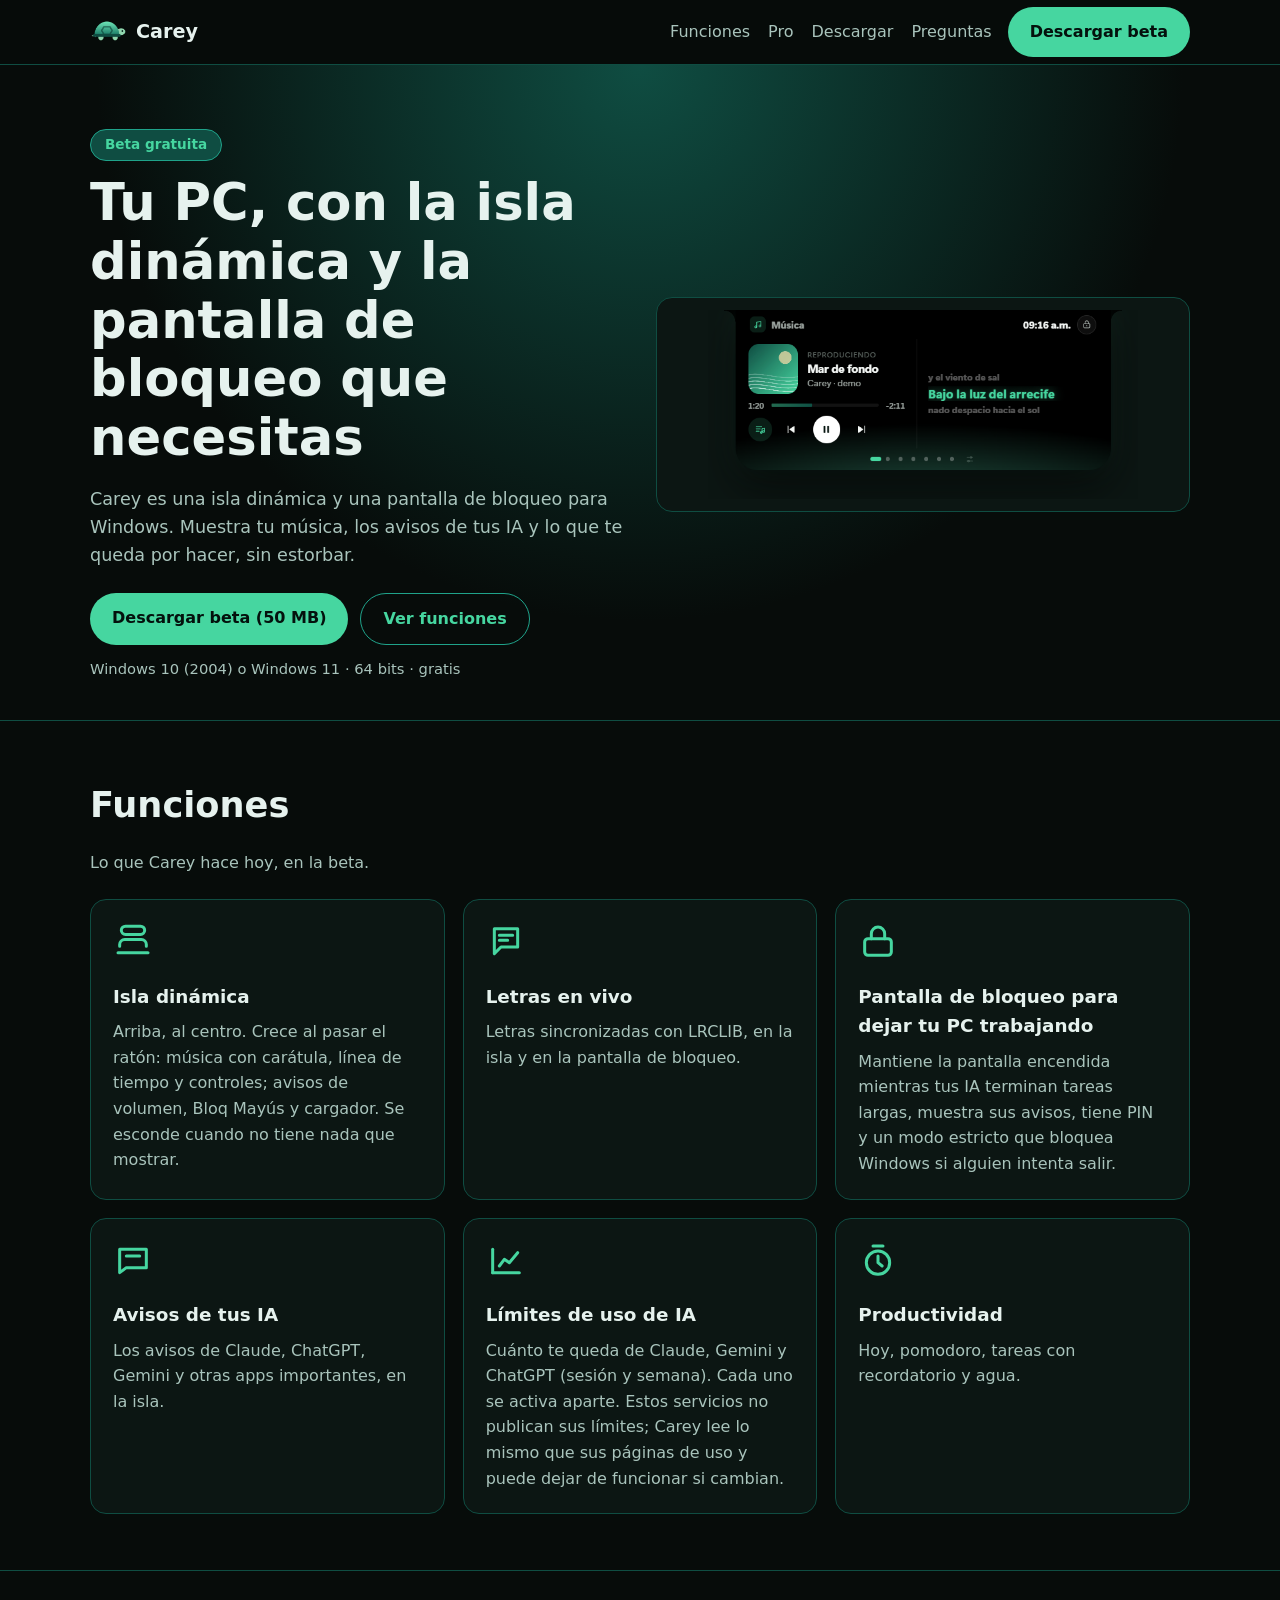
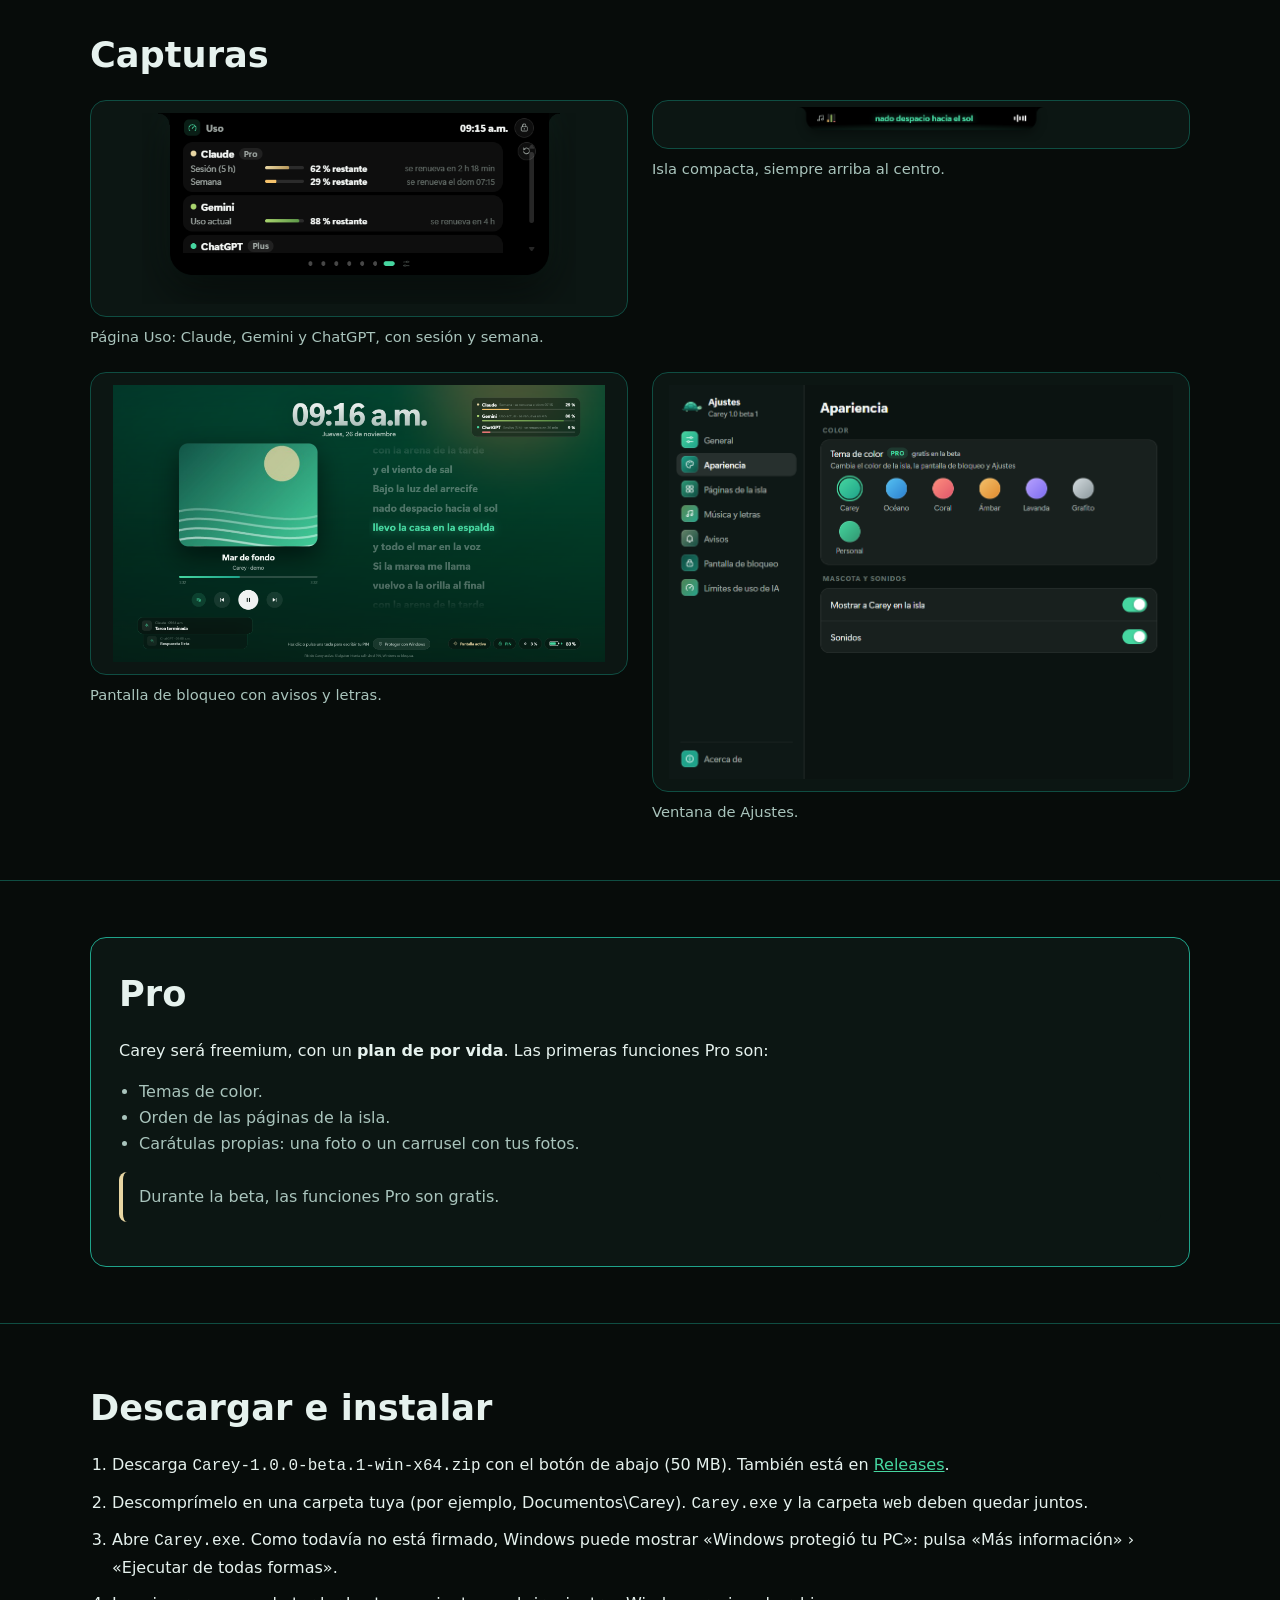
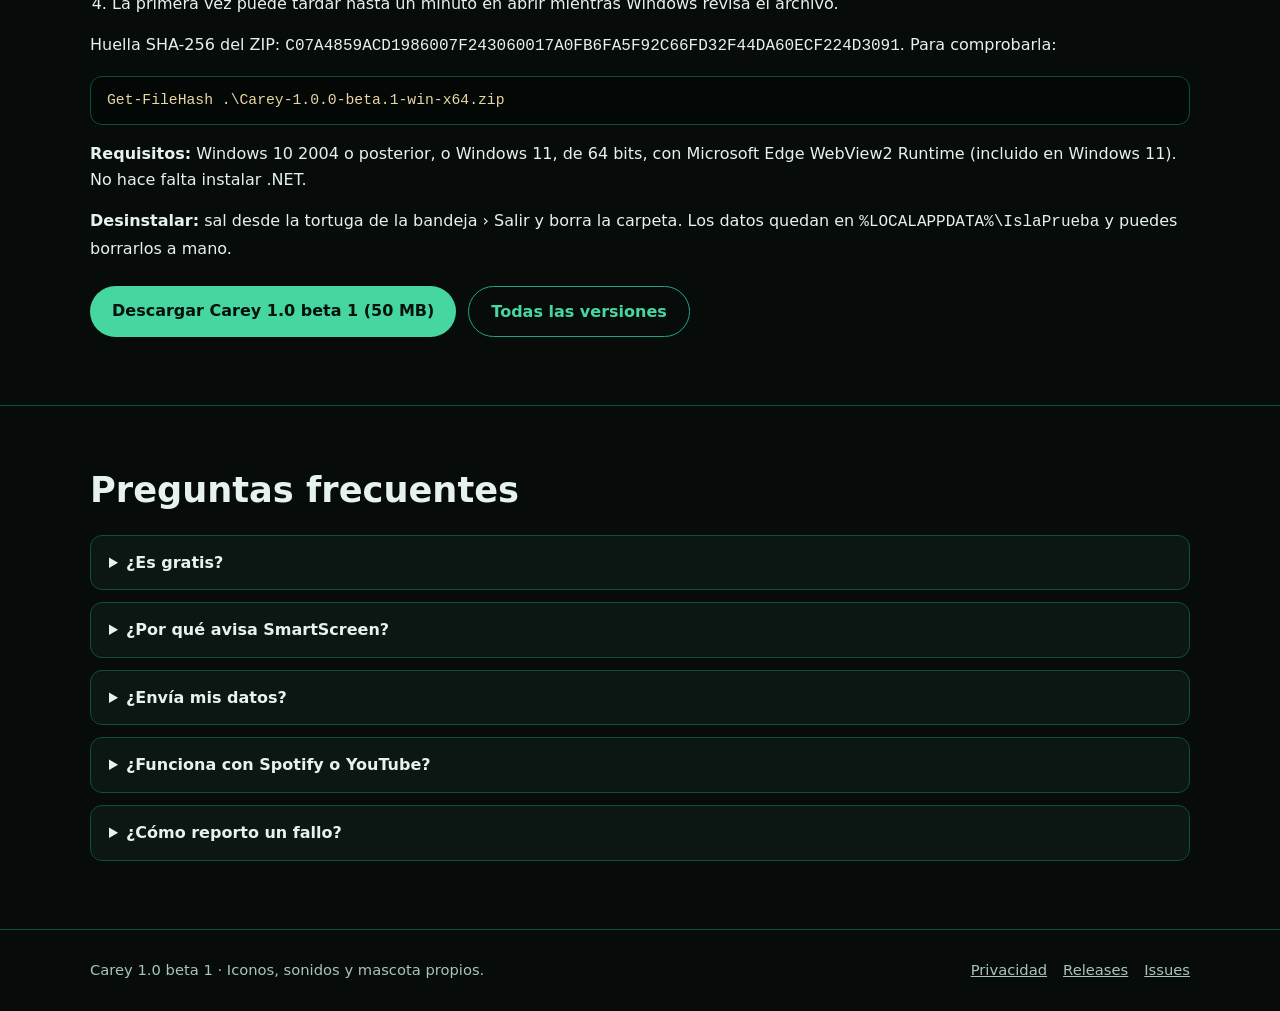
<file: index.html>
<!DOCTYPE html>
<html lang="es">
<head>
  <meta charset="utf-8">
  <meta name="viewport" content="width=device-width, initial-scale=1">
  <title>Carey 1.0 beta 1: isla dinámica y pantalla de bloqueo para Windows</title>
  <meta name="description" content="Carey es una isla dinámica y una pantalla de bloqueo para Windows. Beta gratuita para Windows 10 (2004) o Windows 11, de 64 bits.">
  <link rel="icon" href="assets/favicon.ico">
  <link rel="stylesheet" href="estilos.css">
  <meta name="theme-color" content="#070c0a">
</head>
<body>
  <a class="salto" href="#contenido">Saltar al contenido</a>

  <header class="cabecera">
    <div class="contenedor">
      <a class="marca" href="#inicio">
        <img src="assets/carey.png" width="36" height="36" alt="Tortuga de Carey">
        <span>Carey</span>
      </a>
      <button class="menu-boton" type="button" aria-expanded="false" aria-controls="nav-principal" id="menu-boton">Menú</button>
      <nav class="nav" id="nav-principal" aria-label="Principal">
        <a href="#funciones">Funciones</a>
        <a href="#pro">Pro</a>
        <a href="#descargar">Descargar</a>
        <a href="#preguntas">Preguntas</a>
      </nav>
      <a class="boton cabecera-descarga" href="https://github.com/Cain-webg/carey/releases/download/v1.0.0-beta.1/Carey-1.0.0-beta.1-win-x64.zip">Descargar beta</a>
    </div>
  </header>

  <main id="contenido">
    <section class="portada" id="inicio">
      <div class="contenedor">
        <div>
          <span class="chip">Beta gratuita</span>
          <h1>Tu PC, con la isla dinámica y la pantalla de bloqueo que necesitas</h1>
          <p class="subtitulo">Carey es una isla dinámica y una pantalla de bloqueo para Windows. Muestra tu música, los avisos de tus IA y lo que te queda por hacer, sin estorbar.</p>
          <div class="acciones">
            <a class="boton" href="https://github.com/Cain-webg/carey/releases/download/v1.0.0-beta.1/Carey-1.0.0-beta.1-win-x64.zip">Descargar beta (50 MB)</a>
            <a class="boton secundario" href="#funciones">Ver funciones</a>
          </div>
          <p class="nota-sistema">Windows 10 (2004) o Windows 11 · 64 bits · gratis</p>
        </div>
        <figure class="marco-captura" style="margin:0">
          <img src="assets/captura-isla-musica.png" width="575" height="232" alt="Isla de Carey abierta mostrando una canción con su carátula, la línea de tiempo y los controles de música y su letra">
        </figure>
      </div>
    </section>

    <section id="funciones">
      <div class="contenedor">
        <h2>Funciones</h2>
        <p class="intro">Lo que Carey hace hoy, en la beta.</p>
        <ul class="tarjetas">
          <li class="tarjeta">
            <svg class="icono" viewBox="0 0 24 24" fill="none" stroke="currentColor" stroke-width="1.8" stroke-linecap="round" stroke-linejoin="round" aria-hidden="true"><rect x="5" y="2.5" width="14" height="5" rx="2.5"/><path d="M4 14.5v-1a3 3 0 0 1 3-3h10a3 3 0 0 1 3 3v1"/><path d="M3 18.5h18"/></svg>
            <h3>Isla dinámica</h3>
            <p>Arriba, al centro. Crece al pasar el ratón: música con carátula, línea de tiempo y controles; avisos de volumen, Bloq Mayús y cargador. Se esconde cuando no tiene nada que mostrar.</p>
          </li>
          <li class="tarjeta">
            <svg class="icono" viewBox="0 0 24 24" fill="none" stroke="currentColor" stroke-width="1.8" stroke-linecap="round" stroke-linejoin="round" aria-hidden="true"><path d="M5 4h14v11H9l-4 4z"/><path d="M8 8h8M8 11h5"/></svg>
            <h3>Letras en vivo</h3>
            <p>Letras sincronizadas con LRCLIB, en la isla y en la pantalla de bloqueo.</p>
          </li>
          <li class="tarjeta">
            <svg class="icono" viewBox="0 0 24 24" fill="none" stroke="currentColor" stroke-width="1.8" stroke-linecap="round" stroke-linejoin="round" aria-hidden="true"><rect x="4" y="10" width="16" height="10" rx="2"/><path d="M8 10V7a4 4 0 0 1 8 0v3"/></svg>
            <h3>Pantalla de bloqueo para dejar tu PC trabajando</h3>
            <p>Mantiene la pantalla encendida mientras tus IA terminan tareas largas, muestra sus avisos, tiene PIN y un modo estricto que bloquea Windows si alguien intenta salir.</p>
          </li>
          <li class="tarjeta">
            <svg class="icono" viewBox="0 0 24 24" fill="none" stroke="currentColor" stroke-width="1.8" stroke-linecap="round" stroke-linejoin="round" aria-hidden="true"><path d="M4 5h16v11H8l-4 3z"/><path d="M8 9h8"/></svg>
            <h3>Avisos de tus IA</h3>
            <p>Los avisos de Claude, ChatGPT, Gemini y otras apps importantes, en la isla.</p>
          </li>
          <li class="tarjeta">
            <svg class="icono" viewBox="0 0 24 24" fill="none" stroke="currentColor" stroke-width="1.8" stroke-linecap="round" stroke-linejoin="round" aria-hidden="true"><path d="M4 19V5"/><path d="M4 19h16"/><path d="M8 15l3-4 3 2 5-6"/></svg>
            <h3>Límites de uso de IA</h3>
            <p>Cuánto te queda de Claude, Gemini y ChatGPT (sesión y semana). Cada uno se activa aparte. Estos servicios no publican sus límites; Carey lee lo mismo que sus páginas de uso y puede dejar de funcionar si cambian.</p>
          </li>
          <li class="tarjeta">
            <svg class="icono" viewBox="0 0 24 24" fill="none" stroke="currentColor" stroke-width="1.8" stroke-linecap="round" stroke-linejoin="round" aria-hidden="true"><circle cx="12" cy="13" r="7"/><path d="M12 9v4l2.5 2"/><path d="M9 3h6"/></svg>
            <h3>Productividad</h3>
            <p>Hoy, pomodoro, tareas con recordatorio y agua.</p>
          </li>
        </ul>
      </div>
    </section>

    <section id="galeria">
      <div class="contenedor">
        <h2>Capturas</h2>
        <ul class="galeria">
          <li>
            <figure style="margin:0">
              <div class="marco-captura">
                <img src="assets/captura-isla-uso.png" width="575" height="232" alt="Página Uso de Carey con los límites de Claude, Gemini y ChatGPT">
              </div>
              <figcaption>Página Uso: Claude, Gemini y ChatGPT, con sesión y semana.</figcaption>
            </figure>
          </li>
          <li>
            <figure style="margin:0">
              <div class="marco-captura compacta">
                <img src="assets/captura-compacta.png" width="480" height="44" alt="Isla compacta de Carey">
              </div>
              <figcaption>Isla compacta, siempre arriba al centro.</figcaption>
            </figure>
          </li>
          <li>
            <figure style="margin:0">
              <div class="marco-captura bloqueo">
                <img src="assets/captura-bloqueo.png" width="1280" height="720" alt="Pantalla de bloqueo de Carey con avisos y reloj">
              </div>
              <figcaption>Pantalla de bloqueo con avisos y letras.</figcaption>
            </figure>
          </li>
          <li>
            <figure style="margin:0">
              <div class="marco-captura ajustes">
                <img src="assets/captura-ajustes.png" width="820" height="640" alt="Ventana de Ajustes de Carey">
              </div>
              <figcaption>Ventana de Ajustes.</figcaption>
            </figure>
          </li>
        </ul>
      </div>
    </section>

    <section id="pro">
      <div class="contenedor">
        <div class="pro">
          <h2>Pro</h2>
          <p>Carey será freemium, con un <strong>plan de por vida</strong>. Las primeras funciones Pro son:</p>
          <ul>
            <li>Temas de color.</li>
            <li>Orden de las páginas de la isla.</li>
            <li>Carátulas propias: una foto o un carrusel con tus fotos.</li>
          </ul>
          <p class="aviso">Durante la beta, las funciones Pro son gratis.</p>
        </div>
      </div>
    </section>

    <section id="descargar">
      <div class="contenedor">
        <h2>Descargar e instalar</h2>
        <ol class="pasos">
          <li>Descarga <code>Carey-1.0.0-beta.1-win-x64.zip</code> con el botón de abajo (50 MB). También está en <a href="https://github.com/Cain-webg/carey/releases">Releases</a>.</li>
          <li>Descomprímelo en una carpeta tuya (por ejemplo, Documentos\Carey). <code>Carey.exe</code> y la carpeta <code>web</code> deben quedar juntos.</li>
          <li>Abre <code>Carey.exe</code>. Como todavía no está firmado, Windows puede mostrar «Windows protegió tu PC»: pulsa «Más información» › «Ejecutar de todas formas».</li>
          <li>La primera vez puede tardar hasta un minuto en abrir mientras Windows revisa el archivo.</li>
        </ol>
        <p>Huella SHA-256 del ZIP: <code>C07A4859ACD1986007F243060017A0FB6FA5F92C66FD32F44DA60ECF224D3091</code>. Para comprobarla:</p>
        <pre class="bloque-codigo"><code>Get-FileHash .\Carey-1.0.0-beta.1-win-x64.zip</code></pre>
        <p><strong>Requisitos:</strong> Windows 10 2004 o posterior, o Windows 11, de 64 bits, con Microsoft Edge WebView2 Runtime (incluido en Windows 11). No hace falta instalar .NET.</p>
        <p><strong>Desinstalar:</strong> sal desde la tortuga de la bandeja › Salir y borra la carpeta. Los datos quedan en <code>%LOCALAPPDATA%\IslaPrueba</code> y puedes borrarlos a mano.</p>
        <p class="acciones"><a class="boton" href="https://github.com/Cain-webg/carey/releases/download/v1.0.0-beta.1/Carey-1.0.0-beta.1-win-x64.zip">Descargar Carey 1.0 beta 1 (50 MB)</a> <a class="boton secundario" href="https://github.com/Cain-webg/carey/releases">Todas las versiones</a></p>
      </div>
    </section>

    <section id="preguntas">
      <div class="contenedor">
        <h2>Preguntas frecuentes</h2>
        <details>
          <summary>¿Es gratis?</summary>
          <p>Sí, durante la beta. Después será freemium, con un plan de por vida.</p>
        </details>
        <details>
          <summary>¿Por qué avisa SmartScreen?</summary>
          <p>Carey todavía no está firmado digitalmente. Pulsa «Más información» › «Ejecutar de todas formas».</p>
        </details>
        <details>
          <summary>¿Envía mis datos?</summary>
          <p>Carey funciona en tu equipo y no tiene cuentas ni telemetría. Lee el <a href="privacidad.html">resumen de privacidad</a> para ver qué servicios externos usa.</p>
        </details>
        <details>
          <summary>¿Funciona con Spotify o YouTube?</summary>
          <p>Funciona con cualquier app que publique la música en Windows. La letra depende de LRCLIB.</p>
        </details>
        <details>
          <summary>¿Cómo reporto un fallo?</summary>
          <p>En <a href="https://github.com/Cain-webg/carey/issues">Issues</a>, adjunta el archivo <code>%LOCALAPPDATA%\IslaPrueba\registro.log</code>.</p>
        </details>
      </div>
    </section>
  </main>

  <footer class="pie">
    <div class="contenedor">
      <span>Carey 1.0 beta 1 · Iconos, sonidos y mascota propios.</span>
      <nav aria-label="Pie">
        <a href="privacidad.html">Privacidad</a>
        <a href="https://github.com/Cain-webg/carey/releases">Releases</a>
        <a href="https://github.com/Cain-webg/carey/issues">Issues</a>
      </nav>
    </div>
  </footer>

  <script>
    (function () {
      var boton = document.getElementById('menu-boton');
      var nav = document.getElementById('nav-principal');
      if (!boton || !nav) return;
      boton.addEventListener('click', function () {
        var abierto = nav.classList.toggle('abierto');
        boton.setAttribute('aria-expanded', abierto ? 'true' : 'false');
      });
    })();
  </script>
</body>
</html>
</file>
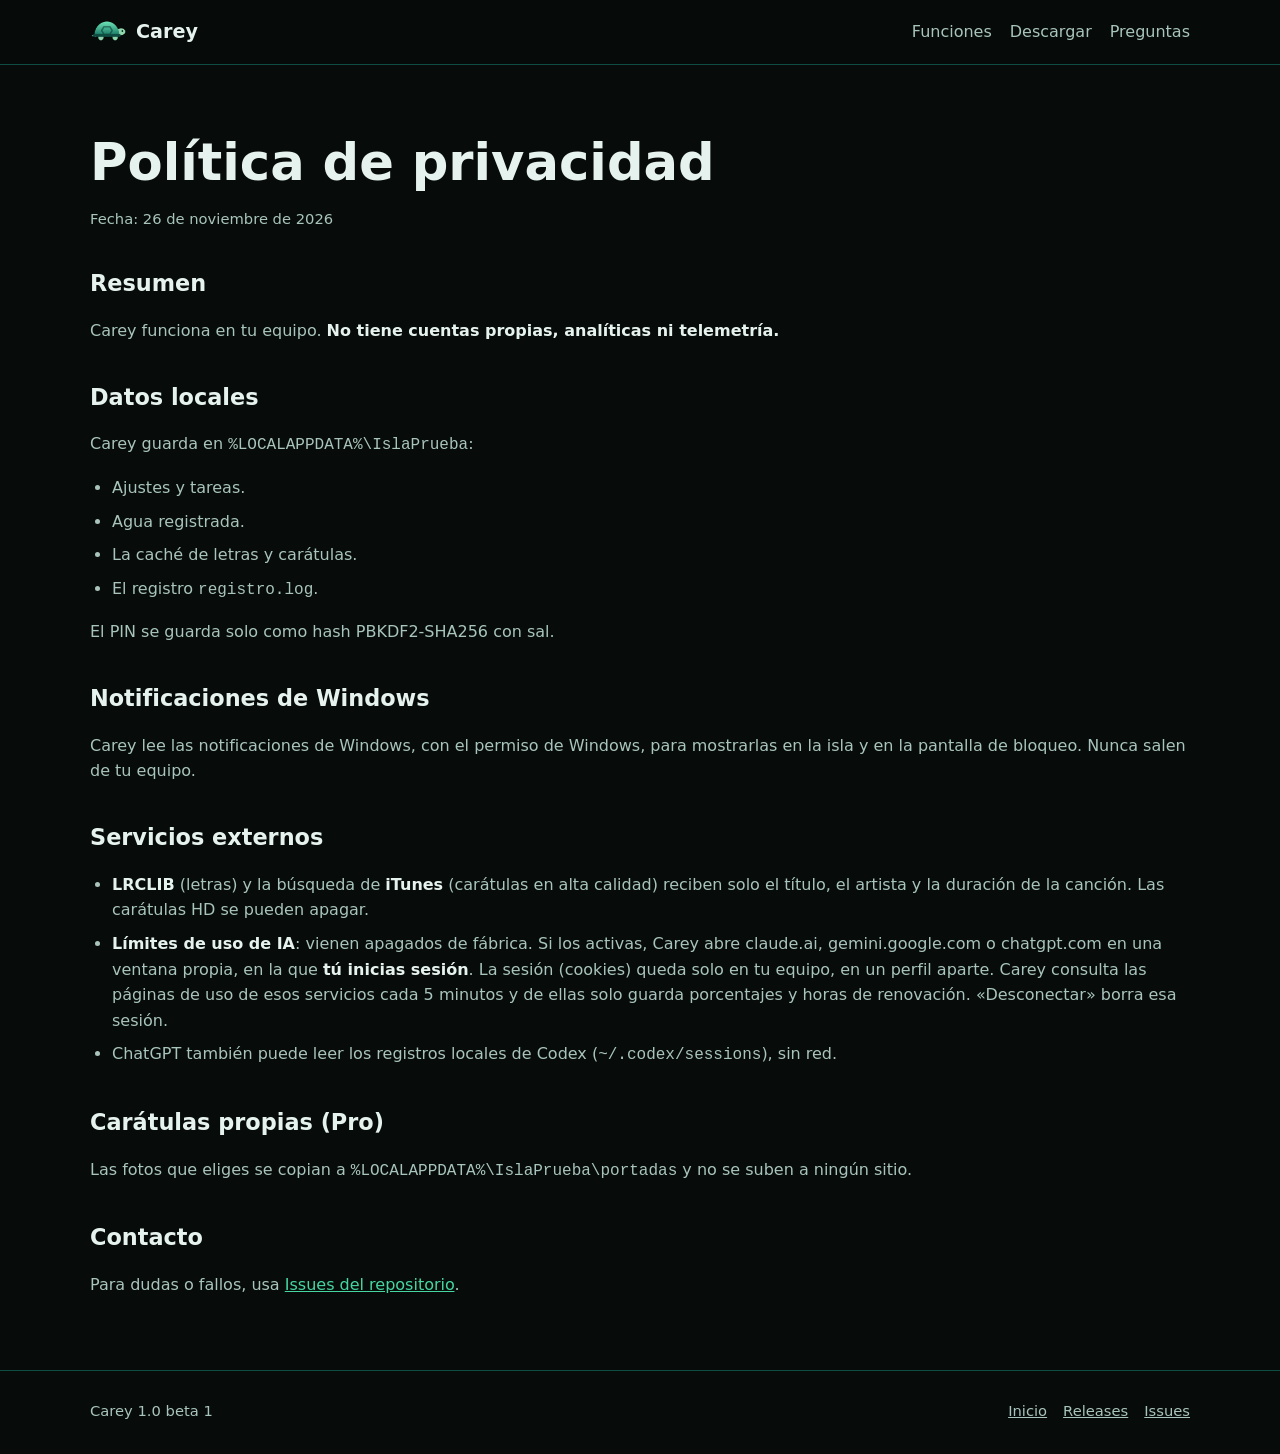
<file: privacidad.html>
<!DOCTYPE html>
<html lang="es">
<head>
  <meta charset="utf-8">
  <meta name="viewport" content="width=device-width, initial-scale=1">
  <title>Privacidad · Carey</title>
  <meta name="description" content="Qué datos usa Carey, dónde se guardan y qué servicios externos consulta.">
  <link rel="icon" href="assets/favicon.ico">
  <link rel="stylesheet" href="estilos.css">
  <meta name="theme-color" content="#070c0a">
</head>
<body>
  <a class="salto" href="#contenido">Saltar al contenido</a>

  <header class="cabecera">
    <div class="contenedor">
      <a class="marca" href="index.html">
        <img src="assets/carey.png" width="36" height="36" alt="Tortuga de Carey">
        <span>Carey</span>
      </a>
      <nav class="nav" aria-label="Principal">
        <a href="index.html#funciones">Funciones</a>
        <a href="index.html#descargar">Descargar</a>
        <a href="index.html#preguntas">Preguntas</a>
      </nav>
    </div>
  </header>

  <main id="contenido">
    <section class="documento">
      <div class="contenedor">
        <h1>Política de privacidad</h1>
        <p class="fecha">Fecha: 26 de noviembre de 2026</p>

        <h2>Resumen</h2>
        <p>Carey funciona en tu equipo. <strong>No tiene cuentas propias, analíticas ni telemetría.</strong></p>

        <h2>Datos locales</h2>
        <p>Carey guarda en <code>%LOCALAPPDATA%\IslaPrueba</code>:</p>
        <ul>
          <li>Ajustes y tareas.</li>
          <li>Agua registrada.</li>
          <li>La caché de letras y carátulas.</li>
          <li>El registro <code>registro.log</code>.</li>
        </ul>
        <p>El PIN se guarda solo como hash PBKDF2-SHA256 con sal.</p>

        <h2>Notificaciones de Windows</h2>
        <p>Carey lee las notificaciones de Windows, con el permiso de Windows, para mostrarlas en la isla y en la pantalla de bloqueo. Nunca salen de tu equipo.</p>

        <h2>Servicios externos</h2>
        <ul>
          <li><strong>LRCLIB</strong> (letras) y la búsqueda de <strong>iTunes</strong> (carátulas en alta calidad) reciben solo el título, el artista y la duración de la canción. Las carátulas HD se pueden apagar.</li>
          <li><strong>Límites de uso de IA</strong>: vienen apagados de fábrica. Si los activas, Carey abre claude.ai, gemini.google.com o chatgpt.com en una ventana propia, en la que <strong>tú inicias sesión</strong>. La sesión (cookies) queda solo en tu equipo, en un perfil aparte. Carey consulta las páginas de uso de esos servicios cada 5 minutos y de ellas solo guarda porcentajes y horas de renovación. «Desconectar» borra esa sesión.</li>
          <li>ChatGPT también puede leer los registros locales de Codex (<code>~/.codex/sessions</code>), sin red.</li>
        </ul>

        <h2>Carátulas propias (Pro)</h2>
        <p>Las fotos que eliges se copian a <code>%LOCALAPPDATA%\IslaPrueba\portadas</code> y no se suben a ningún sitio.</p>

        <h2>Contacto</h2>
        <p>Para dudas o fallos, usa <a href="https://github.com/Cain-webg/carey/issues">Issues del repositorio</a>.</p>
      </div>
    </section>
  </main>

  <footer class="pie">
    <div class="contenedor">
      <span>Carey 1.0 beta 1</span>
      <nav aria-label="Pie">
        <a href="index.html">Inicio</a>
        <a href="https://github.com/Cain-webg/carey/releases">Releases</a>
        <a href="https://github.com/Cain-webg/carey/issues">Issues</a>
      </nav>
    </div>
  </footer>
</body>
</html>
</file>
<file: estilos.css>
/* Carey: hoja compartida. Paleta propia. */
:root {
  --fondo: #070c0a;
  --fondo-2: #0c1613;
  --jade: #46d6a0;
  --verde-mar: #1fa38a;
  --alga: #0f4d42;
  --arena: #e8d6a3;
  --texto: #e6f2ee;
  --texto-suave: #a9c4bc;
  --radio: 16px;
  --fuente: "Segoe UI Variable Display", "Segoe UI", system-ui, sans-serif;
}

* { box-sizing: border-box; }

html { scroll-behavior: smooth; }

body {
  margin: 0;
  font-family: var(--fuente);
  background: var(--fondo);
  color: var(--texto);
  line-height: 1.6;
  font-size: 1rem;
}

img { max-width: 100%; height: auto; display: block; }

a { color: var(--jade); }
a:hover { color: #7ce8c0; }

:focus-visible {
  outline: 3px solid var(--arena);
  outline-offset: 3px;
  border-radius: 6px;
}

.salto {
  position: absolute;
  left: -9999px;
  top: 0;
}
.salto:focus { left: 12px; top: 12px; background: var(--arena); color: var(--fondo); padding: 8px 12px; border-radius: 8px; z-index: 10; }

.contenedor {
  width: min(1100px, 100% - 32px);
  margin-inline: auto;
}

/* Cabecera */
.cabecera {
  position: sticky;
  top: 0;
  z-index: 5;
  background: rgba(7, 12, 10, 0.92);
  backdrop-filter: blur(6px);
  border-bottom: 1px solid var(--alga);
}
.cabecera .contenedor {
  display: flex;
  align-items: center;
  gap: 16px;
  min-height: 64px;
  flex-wrap: wrap;
}
.marca {
  display: inline-flex;
  align-items: center;
  gap: 10px;
  color: var(--texto);
  text-decoration: none;
  font-weight: 700;
  font-size: 1.2rem;
}
.marca img { width: 36px; height: 36px; border-radius: 8px; }

.nav {
  margin-left: auto;
  display: flex;
  align-items: center;
  gap: 18px;
  flex-wrap: wrap;
}
.nav a { color: var(--texto-suave); text-decoration: none; }
.nav a:hover { color: var(--texto); }

.menu-boton {
  display: none;
  background: transparent;
  color: var(--texto);
  border: 1px solid var(--alga);
  border-radius: 10px;
  padding: 6px 12px;
  font: inherit;
  cursor: pointer;
}

/* Botones */
.boton {
  display: inline-block;
  background: var(--jade);
  color: #04110d;
  font-weight: 700;
  padding: 12px 22px;
  border-radius: 999px;
  text-decoration: none;
  border: none;
  cursor: pointer;
  transition: background 0.2s ease;
}
.boton:hover { background: #7ce8c0; color: #04110d; }
.boton.secundario {
  background: transparent;
  color: var(--jade);
  border: 1px solid var(--verde-mar);
}
.boton.secundario:hover { background: var(--alga); color: var(--texto); }

/* Portada */
.portada {
  padding: 64px 0 40px;
  background: radial-gradient(ellipse at top, var(--alga) 0%, var(--fondo) 60%);
}
.portada .contenedor {
  display: grid;
  gap: 32px;
}
.chip {
  display: inline-block;
  align-self: start;
  background: var(--alga);
  color: var(--jade);
  border: 1px solid var(--verde-mar);
  border-radius: 999px;
  padding: 4px 14px;
  font-size: 0.85rem;
  font-weight: 600;
}
h1 {
  font-size: clamp(2rem, 5vw, 3.2rem);
  line-height: 1.15;
  margin: 12px 0 12px;
}
h2 {
  font-size: clamp(1.5rem, 3.5vw, 2.2rem);
  margin: 0 0 16px;
}
h3 { font-size: 1.15rem; margin: 0 0 8px; }
.subtitulo { color: var(--texto-suave); font-size: 1.1rem; max-width: 60ch; }
.acciones { display: flex; gap: 12px; flex-wrap: wrap; margin: 24px 0 12px; }
.nota-sistema { color: var(--texto-suave); font-size: 0.92rem; margin: 0; }

.marco-captura {
  background: var(--fondo-2);
  border: 1px solid var(--alga);
  border-radius: var(--radio);
  padding: 12px;
  aspect-ratio: 575 / 232;
  display: flex;
  align-items: center;
  justify-content: center;
  overflow: hidden;
}
.marco-captura img {
  width: 100%;
  height: 100%;
  object-fit: contain;
}

/* Secciones */
section { padding: 56px 0; }
section + section { border-top: 1px solid var(--alga); }
.intro { color: var(--texto-suave); max-width: 64ch; }

/* Tarjetas */
.tarjetas {
  list-style: none;
  padding: 0;
  margin: 24px 0 0;
  display: grid;
  gap: 18px;
  grid-template-columns: 1fr;
}
.tarjeta {
  background: var(--fondo-2);
  border: 1px solid var(--alga);
  border-radius: var(--radio);
  padding: 22px;
}
.icono {
  width: 40px;
  height: 40px;
  color: var(--jade);
  margin-bottom: 12px;
}
.tarjeta p { margin: 0; color: var(--texto-suave); }

/* Galería */
.galeria {
  display: grid;
  gap: 24px;
  grid-template-columns: 1fr;
  margin: 0;
  padding: 0;
  list-style: none;
}
.galeria figure { margin: 0; }
.galeria figcaption { color: var(--texto-suave); font-size: 0.92rem; margin-top: 8px; }
.marco-captura.compacta { aspect-ratio: 480 / 44; padding: 6px; }
.marco-captura.bloqueo { aspect-ratio: 16 / 9; }
.marco-captura.ajustes { aspect-ratio: 820 / 640; max-width: 820px; }

/* Pro */
.pro {
  background: var(--fondo-2);
  border: 1px solid var(--verde-mar);
  border-radius: var(--radio);
  padding: 28px;
}
.pro ul { padding-left: 20px; color: var(--texto-suave); }

/* Pasos */
.pasos { padding-left: 22px; }
.pasos li { margin-bottom: 10px; }
.bloque-codigo {
  background: #030705;
  border: 1px solid var(--alga);
  border-radius: 12px;
  padding: 12px 16px;
  overflow-x: auto;
  color: var(--arena);
  font-family: Consolas, "Cascadia Mono", monospace;
  font-size: 0.92rem;
}
.aviso {
  border-left: 4px solid var(--arena);
  background: var(--fondo-2);
  padding: 12px 16px;
  border-radius: 8px;
  color: var(--texto-suave);
}

/* Preguntas */
details {
  background: var(--fondo-2);
  border: 1px solid var(--alga);
  border-radius: 12px;
  padding: 14px 18px;
  margin-bottom: 12px;
}
summary { cursor: pointer; font-weight: 600; }
details p { color: var(--texto-suave); margin: 10px 0 0; }

/* Pie */
.pie {
  border-top: 1px solid var(--alga);
  padding: 28px 0 40px;
  color: var(--texto-suave);
  font-size: 0.92rem;
}
.pie .contenedor {
  display: flex;
  flex-wrap: wrap;
  gap: 12px 24px;
  align-items: center;
  justify-content: space-between;
}
.pie nav { display: flex; gap: 16px; flex-wrap: wrap; }
.pie a { color: var(--texto-suave); }

/* Privacidad */
.documento h2 { margin-top: 36px; font-size: 1.4rem; }
.documento ul { padding-left: 22px; color: var(--texto-suave); }
.documento li { margin-bottom: 8px; }
.documento p { color: var(--texto-suave); }
.documento strong { color: var(--texto); }
.fecha { color: var(--texto-suave); font-size: 0.92rem; }

/* Escritorio */
@media (min-width: 640px) {
  .tarjetas { grid-template-columns: repeat(2, 1fr); }
  .galeria { grid-template-columns: repeat(2, 1fr); }
}
@media (min-width: 960px) {
  .tarjetas { grid-template-columns: repeat(3, 1fr); }
  .portada .contenedor { grid-template-columns: 1fr 1fr; align-items: center; }
}

/* Móvil: menú plegable */
@media (max-width: 720px) {
  .menu-boton { display: inline-block; margin-left: auto; }
  .nav { display: none; width: 100%; flex-direction: column; align-items: flex-start; padding-bottom: 12px; }
  .nav.abierto { display: flex; }
  .cabecera .boton.cabecera-descarga { display: none; }
  .nav { margin-left: 0; }
}

@media (prefers-reduced-motion: reduce) {
  html { scroll-behavior: auto; }
  * { transition: none !important; animation: none !important; }
}
</file>
